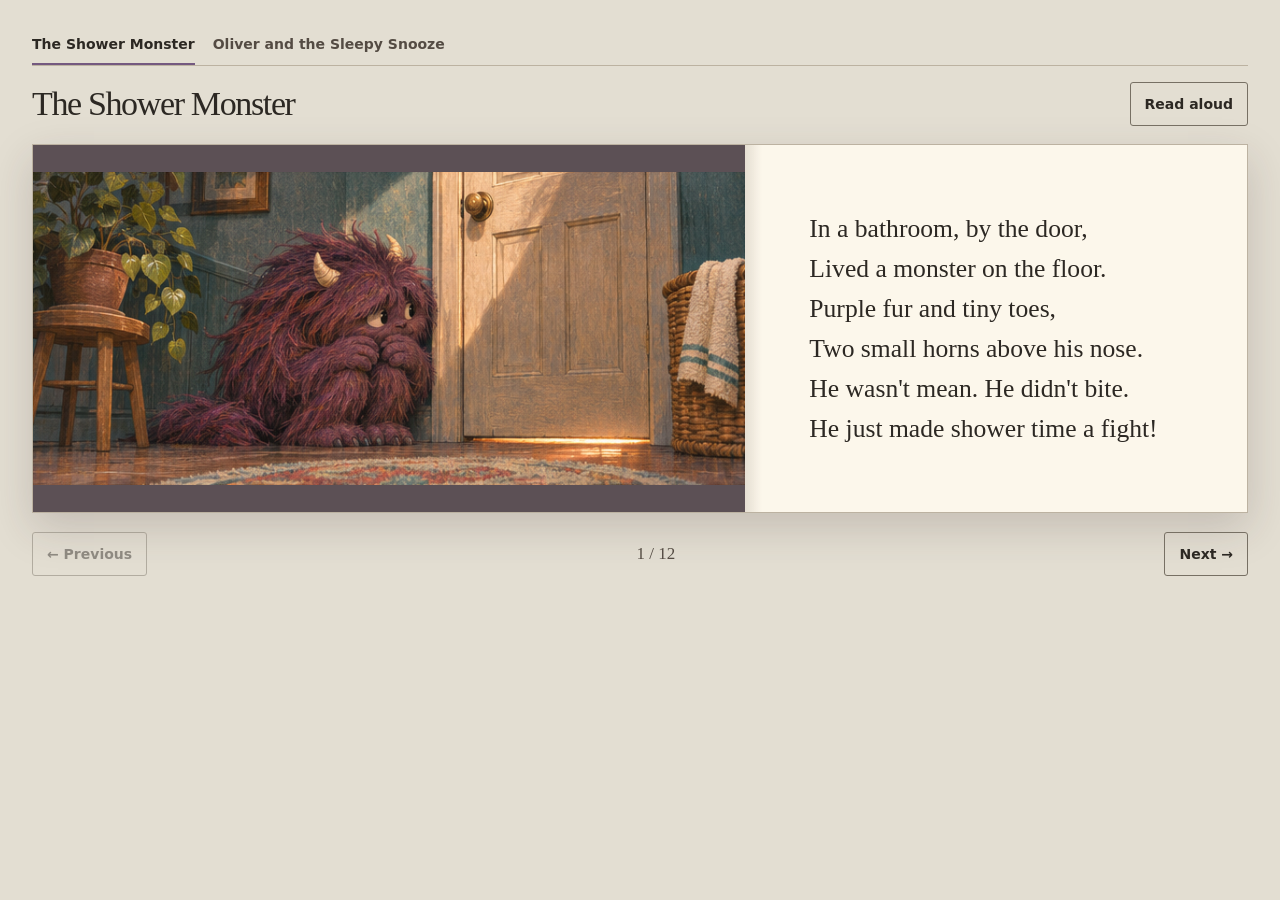
<file: index.html>
<!doctype html>
<html lang="en">
<head>
<meta charset="utf-8">
<meta name="viewport" content="width=device-width, initial-scale=1">
<title>The Shower Monster</title>
<style>
* { box-sizing: border-box }
body { margin: 0; color: #2c2823; background: #e3ded2; font: 16px system-ui, sans-serif }
main { width: min(1250px, calc(100% - 64px)); margin: auto; padding: 25px 0 34px }
header, nav { display: flex; align-items: center; justify-content: space-between; gap: 14px }
header { margin-bottom: 18px }
h1 { margin: 0; font: 400 clamp(24px, 3vw, 34px)/1.05 Georgia, serif; letter-spacing: -.04em }
button { color: inherit; background: transparent; border: 1px solid #777064; border-radius: 3px; font: 600 14px system-ui; padding: 9px 14px; min-height: 44px; cursor: pointer }
button:hover:not(:disabled) { background: #d5cbbb }
button:focus-visible { outline: 3px solid #62436e; outline-offset: 3px }
button:disabled { opacity: .45; cursor: default }
#read { white-space: nowrap }
article { display: grid; grid-template-columns: 1.42fr 1fr; background: #fcf7eb; box-shadow: 0 15px 40px #37272a2e; border: 1px solid #bcb2a1; min-width: 0 }
figure { margin: 0; min-width: 0; background: #5c5055; display: grid; place-items: center; align-self: stretch }
canvas { width: 100%; height: auto; display: block }
.paper { position: relative; min-width: 0; display: flex; flex-direction: column; align-items: flex-start; justify-content: center; padding: clamp(25px, 5vw, 72px); background: linear-gradient(90deg, #5f473a23, transparent 17px), #fcf7eb }
p { margin: 0 }
#verse { white-space: pre-line; font: clamp(18px, 2vw, 28px)/1.56 Georgia, serif; text-wrap: pretty }
#ending { margin-top: 24px; font: 700 11px/1.4 system-ui; letter-spacing: .1em }
#fight { margin-top: 16px }
nav { margin-top: 19px }
#folio { font: 17px Georgia, serif; color: #544b43; font-variant-numeric: lining-nums }
#status { text-align: center; margin-top: 12px; min-height: 1.4em; font-size: 14px }
.turn { animation: turn .24s ease-out }
@keyframes turn { from { opacity: .64 } }
@media (max-width: 760px) {
  main { width: min(575px, calc(100% - 24px)); padding-top: 14px }
  header { margin-bottom: 12px }
  article { grid-template-columns: 1fr }
  .paper { background: #fcf7eb; padding: 24px 20px 28px }
  #verse { font-size: clamp(17px, 4.6vw, 23px) }
  nav { margin-top: 13px }
}
@media (prefers-reduced-motion: reduce) { .turn { animation: none } }
</style>
<link rel="stylesheet" href="story-navigation.css">
</head>
<body>
<main>
<nav class="story-navigation" aria-label="Choose a story">
  <a href="./" aria-current="page">The Shower Monster</a>
  <a href="snooze.html">Oliver and the Sleepy Snooze</a>
</nav>
<header><h1>The Shower Monster</h1><button id="read" type="button" aria-pressed="false">Read aloud</button></header>
<article id="book" aria-label="Storybook spread">
  <figure><canvas id="art" role="img" width="762" height="335"></canvas></figure>
  <section class="paper" aria-label="Story text">
    <p id="verse"></p>
    <p id="ending" hidden>THE END... UNTIL THE NEXT SHOWER!</p>
    <button id="fight" type="button" hidden>Fight the Monster!</button>
  </section>
</article>
<nav aria-label="Turn pages">
  <button id="prev" type="button">← Previous</button>
  <span id="folio"></span>
  <button id="next" type="button">Next →</button>
</nav>
<p id="status" role="status"></p>
</main>
<script>
const verses = ["In a bathroom, by the door,\nLived a monster on the floor.\nPurple fur and tiny toes,\nTwo small horns above his nose.\nHe wasn't mean. He didn't bite.\nHe just made shower time a fight!","\"Not yet!\" the little monster cried.\n\"There's lots of stuff to do outside!\nYou've got a game! You've got a snack!\nThat shower's waiting. Just come back!\"","He'd offer books and comfy chairs,\nAnd twenty-seven teddy bears.\nHe'd whisper, \"Wouldn't it be nice\nTo watch your favorite show... twice?\"","But then one day, a hero said,\n\"I'll take a shower before bed!\"\nThe monster gasped. \"You can't! You mustn't!\nI'm quite convinced you really shouldn't!\"","He spread his paws across the floor.\nHe planted himself before the door.\n\"You're much too busy! Stay with me!\nThere's nowhere else you need to be!\"","The hero took a little stride.\nThe monster shuffled to one side.\nAnother step. A mighty leap!\nThe monster gave a frightened squeak.","The water splashed. The bubbles flew.\nThe monster cried, \"Oh, what to do?!\"\nFor once the shower had begun,\nThe monster knew the fight was done.","The water felt so warm and nice.\nThe hero stayed in twice as long!\nThe monster sat outside the door,\nAnd wondered what he'd fought it for.","\"Come out!\" the little monster said.\n\"It's getting late! It's time for bed!\"\nBut now the hero wouldn't go.\n\"Five more minutes!\" came the \"No!\"","The purple monster scratched his head.\n\"Perhaps I'll guard the bathtub instead.\nGetting in is hard, it's true...\nBut getting OUT is tricky too!\"","The towels dried. The bathroom gleamed.\nThe little monster yawned and dreamed.\nHe curled up softly by the door,\nPrepared to battle once more.","And in the morning, right on cue,\nHe had a brand-new job to do.\n\"Not yet!\" he cried. \"It's much too soon!\"\nAnd sang his same old stalling tune."];
const descriptions = [
 'A shaggy purple monster crouches beside the bathroom door.',
 'The monster tempts a child with a game controller and a snack.',
 'The monster stacks books among a heap of teddy bears.',
 'A child in pajamas carries a towel toward the shower. The monster gasps.',
 'The monster plants both paws in front of the door.',
 'The child strides ahead while the monster scrambles aside.',
 'Bubbles fly from the shower and the monster jumps back.',
 'Steam curls out of the shower while the monster sits and thinks.',
 'The monster points to a clock outside the shower.',
 'The monster scratches his head beside the walk-in shower.',
 'The monster sleeps curled up beside the door in moonlight.',
 'The monster rushes to meet the boy in his dinosaur pajamas again in the morning.'
];
const el = id => document.getElementById(id);
const canvas = el('art');
const ctx = canvas.getContext('2d');
const speech = window.speechSynthesis;
const read = el('read');
let page = 0;
let narration = null;
const sheets = ['story-pages-01-06.png', 'story-pages-07-12.png'].map(src => {
 const image = new Image();
 image.addEventListener('load', paint);
 image.addEventListener('error', paint);
 image.src = src;
 return image;
});
function paint() {
 canvas.setAttribute('aria-label', descriptions[page]);
 const image = sheets[Math.floor(page / 6)];
 if (!image?.naturalWidth) {
   ctx.clearRect(0, 0, canvas.width, canvas.height);
   if (image?.complete) {
     ctx.fillStyle = '#fff7ea';
     ctx.font = '23px Georgia';
     ctx.textAlign = 'center';
     ctx.fillText('Illustration unavailable', canvas.width / 2, canvas.height / 2);
   }
   return;
 }
 const cell = page % 6;
 const width = image.naturalWidth / 2;
 const height = image.naturalHeight / 3;
 const inset = 3;
 canvas.width = Math.floor(width) - inset * 2;
 canvas.height = Math.floor(height) - inset * 2;
 ctx.drawImage(image, cell % 2 * width + inset, Math.floor(cell / 2) * height + inset,
   canvas.width, canvas.height, 0, 0, canvas.width, canvas.height);
}
function stopReading() {
 if (narration) {
   narration = null;
   speech.cancel();
 }
 read.textContent = 'Read aloud';
 read.setAttribute('aria-pressed', 'false');
}
function render(announce = false) {
 stopReading();
 const last = page === verses.length - 1;
 el('verse').textContent = verses[page];
 el('ending').hidden = !last;
 el('fight').hidden = !last;
 el('fight').textContent = 'Fight the Monster!';
 el('prev').disabled = page === 0;
 el('next').textContent = last ? 'Start over ↻' : 'Next →';
 el('folio').textContent = (page + 1) + ' / ' + verses.length;
 el('status').textContent = '';
 if (announce) el('status').textContent = 'Page ' + (page + 1) + ' of ' + verses.length;
 paint();
 const book = el('book');
 book.classList.remove('turn');
 requestAnimationFrame(() => book.classList.add('turn'));
}
function turn(step) {
 if (page + step < 0) return;
 page = (page + step) % verses.length;
 render(true);
}
el('prev').onclick = () => turn(-1);
el('next').onclick = () => turn(1);
document.addEventListener('keydown', event => {
 if (event.altKey || event.ctrlKey || event.metaKey || event.shiftKey) return;
 if (event.key !== 'ArrowLeft' && event.key !== 'ArrowRight') return;
 event.preventDefault();
 turn(event.key === 'ArrowLeft' ? -1 : 1);
});
read.disabled = !(speech && window.SpeechSynthesisUtterance);
read.onclick = () => {
 if (narration) { stopReading(); return }
 const ending = page === verses.length - 1 ? ' The end, until the next shower!' : '';
 const current = new SpeechSynthesisUtterance(verses[page] + ending);
 current.lang = 'en-US';
 current.rate = .86;
 narration = current;
 read.textContent = 'Stop reading';
 read.setAttribute('aria-pressed', 'true');
 current.onend = () => { if (narration === current) stopReading() };
 current.onerror = () => {
   if (narration !== current) return;
   stopReading();
   el('status').textContent = 'Read-aloud is unavailable on this device.';
 };
 speech.speak(current);
};
el('fight').onclick = () => {
 if (el('fight').textContent === 'Read again') { turn(1); return }
 el('fight').textContent = 'Read again';
 el('status').textContent = 'The Shower Monster has been defeated! Until tomorrow…';
};
window.addEventListener('pagehide', stopReading);
render();
</script>
</body>
</html>
</file>
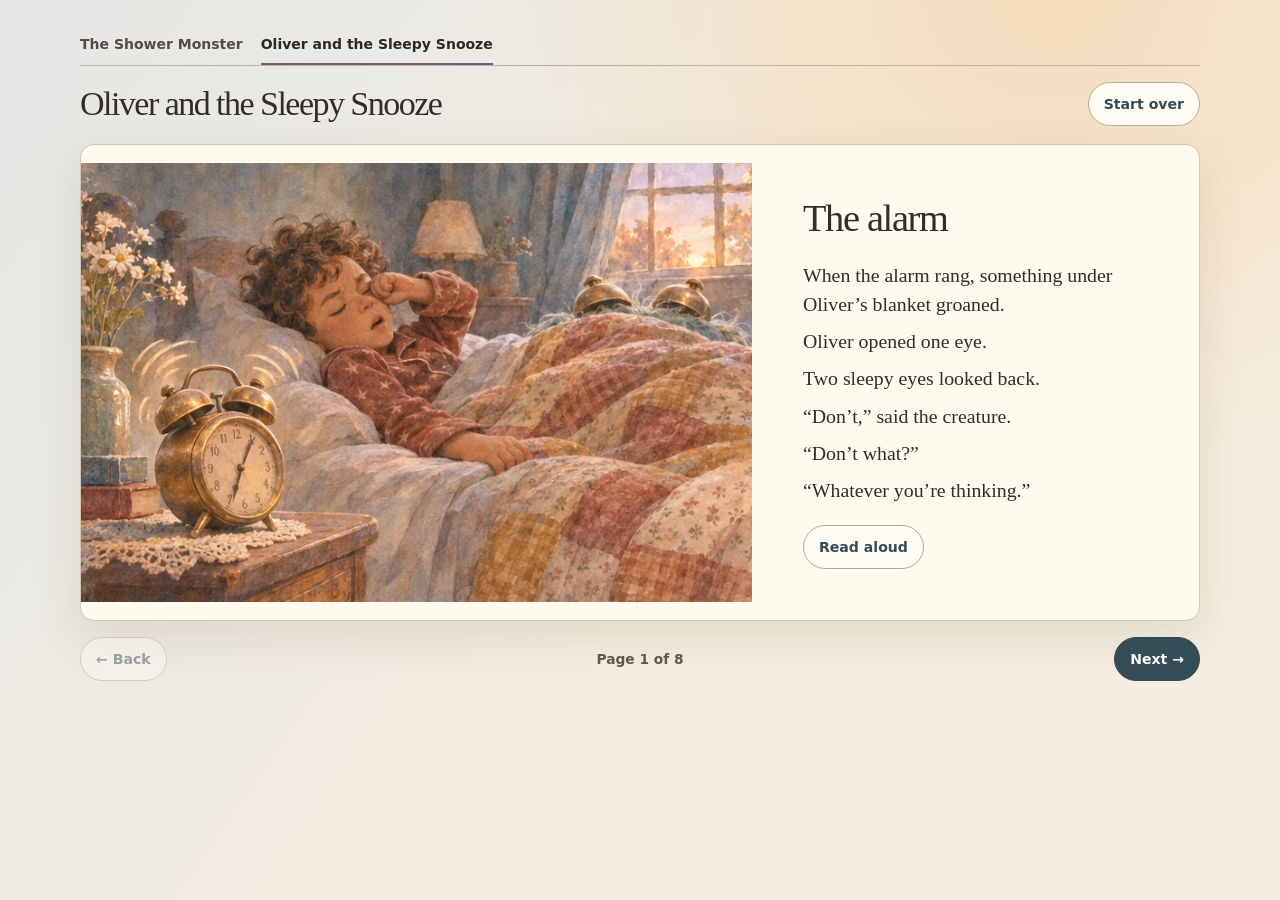
<file: snooze.html>
<!doctype html>
<html lang="en">
<head>
  <meta charset="utf-8">
  <meta name="viewport" content="width=device-width, initial-scale=1">
  <meta name="theme-color" content="#f5ede0">
  <title>Oliver and the Sleepy Snooze</title>
  <style>
    :root {color-scheme:light;--paper:#f5ede0;--page:#fff9ee;--ink:#332c29;--muted:#67554b;--blue:#344c55;--edge:#d8c5af}
    * {box-sizing:border-box}
    body {margin:0;color:var(--ink);font-family:Georgia,serif;background:radial-gradient(ellipse at 82% 0%,#f4dcbc 0,transparent 37%),linear-gradient(125deg,#e4e7e5,var(--paper) 57%);min-height:100vh}
    .wrap {width:min(1120px,calc(100% - 40px));margin:auto}
    header {padding:22px 0;display:flex;align-items:center;justify-content:space-between;gap:12px;border-bottom:1px solid #92827555}
    a {color:var(--blue);text-underline-offset:4px}
    h1 {margin:27px 0 21px;font-size:clamp(2.1rem,5.2vw,4.25rem);line-height:1.04;letter-spacing:-.045em;font-weight:400}
    .book {overflow:hidden;display:grid;grid-template-columns:60fr 40fr;align-items:stretch;background:var(--page);border-radius:14px;border:1px solid var(--edge);box-shadow:0 16px 46px #60472820}
    .art {margin:0;align-self:center;background:#e8d9c6}
    .art img {width:100%;max-height:650px;object-fit:contain;display:block}
    article {padding:clamp(24px,4vw,52px);display:flex;flex-direction:column;justify-content:center;gap:14px;min-width:0}
    h2 {font-size:clamp(1.55rem,3vw,2.45rem);margin:0 0 7px;letter-spacing:-.035em;font-weight:400}
    .narration p {font-size:clamp(1.07rem,1.55vw,1.28rem);line-height:1.45;margin:0 0 .43em}
    .narration p:last-child {margin-bottom:0}
    button {border:1px solid #b9aa97;background:#fffbf3;color:var(--blue);font:650 .88rem system-ui,sans-serif;border-radius:999px;padding:10px 15px;min-height:44px;cursor:pointer}
    button:hover:enabled {background:#f0e8db}
    button:disabled {opacity:.45;cursor:default}
    button:focus-visible,a:focus-visible {outline:3px solid #536b83;outline-offset:3px}
    .next {color:white;background:var(--blue);border-color:var(--blue)}
    .next:hover:enabled {background:#253a43}
    .read {align-self:flex-start;margin-top:6px}
    .turn {display:grid;grid-template-columns:1fr auto 1fr;align-items:center;gap:12px;padding:16px 0 27px}
    .turn button:first-child {justify-self:start}
    .turn button:last-child {justify-self:end}
    output {font:650 .86rem system-ui,sans-serif;color:var(--muted);white-space:nowrap}
    @media(max-width:700px) {
      .wrap {width:calc(100% - 26px)}
      header {padding:14px 0}
      h1 {margin:19px 0 17px}
      .book {grid-template-columns:1fr}
      .art img {max-height:390px}
      article {padding:22px}
      .read {margin-top:2px}
    }
  </style>
  <link rel="stylesheet" href="story-navigation.css">
</head>
<body>
  <div class="wrap">
    <nav class="story-navigation" aria-label="Choose a story">
  <a href="./">The Shower Monster</a>
  <a href="snooze.html" aria-current="page">Oliver and the Sleepy Snooze</a>
</nav>
    <main>
      <header class="snooze-header">
        <h1>Oliver and the Sleepy Snooze</h1>
        <button id="restart" type="button">Start over</button>
      </header>
      <div class="book">
        <figure class="art"><img id="illustration" alt=""></figure>
        <article aria-labelledby="scene" aria-live="polite">
          <h2 id="scene"></h2>
          <div class="narration" id="narration"></div>
          <button class="read" id="read" type="button" hidden>Read aloud</button>
        </article>
      </div>
      <nav class="turn" aria-label="Turn the page">
        <button id="previous" type="button">← Back</button>
        <output id="position" aria-live="polite"></output>
        <button id="next" class="next" type="button">Next →</button>
      </nav>
    </main>
  </div>
  <script>
    const pages = [{"title": "The alarm", "alt": "A brass alarm clock rings beside Oliver’s bed as a lump stirs under his patchwork quilt.", "text": ["When the alarm rang, something under Oliver’s blanket groaned.", "Oliver opened one eye.", "Two sleepy eyes looked back.", "“Don’t,” said the creature.", "“Don’t what?”", "“Whatever you’re thinking.”"], "image": "assets/snooze/alarm.webp"}, {"title": "Under the quilt", "alt": "Oliver lifts his quilt and finds a shaggy blue monster with two little brass bells.", "text": ["Oliver lifted the blanket. A shaggy blue monster lay across his feet. It had two brass bells on its head and both arms wrapped around his quilt.", "“Who are you?”", "“Snooze.”", "“Why are you in my bed?”", "Snooze rubbed his cheek against the pillow.", "“I think that’s fairly obvious.”"], "image": "assets/snooze/under-the-quilt.webp"}, {"title": "Five more minutes", "alt": "Oliver sits on the edge of his bed while Snooze holds tight to the quilt.", "text": ["“Oliver!” Dad called. “Time to get up!”", "Oliver started to sit up.", "Snooze gently pulled the quilt to his chin.", "“Five more minutes.”", "Oliver settled back down.", "Five minutes later, Dad called again.", "Oliver stretched one leg toward the edge.", "Snooze tucked it back in.", "“You’ll need that,” he whispered. “For sleeping.”", "“I have to get dressed.”", "“An excellent idea.” Snooze yawned. “You should rest first.”"], "image": "assets/snooze/five-more-minutes.webp"}, {"title": "Warm and cold", "alt": "Snooze’s blue fur and brass bells peek out from the warm quilt while Oliver’s feet hang near the floor.", "text": ["Oliver looked at the clock.", "He was going to be late.", "He pushed the quilt down.", "Snooze pulled it up.", "Oliver pushed.", "Snooze pulled.", "“Why do you want me to stay here?” Oliver asked.", "Snooze stared at him.", "Then he lifted a corner of the quilt.", "“Feel.”", "Oliver slid his hand underneath.", "Warm.", "He touched the floor.", "Cold.", "“See?” said Snooze."], "image": "assets/snooze/warm-and-cold.webp"}, {"title": "The slippers", "alt": "A shaggy blue paw nudges Oliver’s bunny slippers toward his bare feet.", "text": ["Oliver did see.", "But his clothes were on the chair. His breakfast was downstairs. And today he had promised to help feed the classroom guinea pig.", "“I want to stay cozy,” Oliver said. “But I want to get up, too.”", "Snooze frowned. This sounded complicated.", "Oliver looked at the monster’s enormous furry feet.", "“Can you find my slippers?”", "Snooze reached over the side of the bed without uncovering a single toe. He found one slipper, a toy truck, and finally the other slipper.", "Oliver put them on.", "Then he stood up."], "image": "assets/snooze/slippers.webp"}, {"title": "The whole morning", "alt": "Oliver opens the blue curtains and sunlight falls across the bedroom.", "text": ["Snooze gasped and clutched the quilt.", "“Well,” he said. “There he goes.”", "Oliver pulled on his clothes.", "Snooze watched from the pillow.", "“Still time to come back.”", "Oliver opened the curtains.", "Snooze covered his eyes.", "“Now you’ve let the whole morning in.”"], "image": "assets/snooze/morning-light.webp"}, {"title": "Coming?", "alt": "Snooze follows Oliver down a sunlit hallway with the patchwork quilt around his shoulders.", "text": ["At the door, Oliver turned.", "“Coming?”", "Snooze glanced at the warm bed.", "Then at Oliver.", "“Can I bring the quilt?”"], "image": "assets/snooze/downstairs.webp"}, {"title": "Toast", "alt": "Oliver and Snooze eat breakfast with Dad. Snooze is still wrapped in the quilt.", "text": ["At breakfast, Dad put down two pieces of toast.", "Oliver sat in his usual chair.", "Beside him sat a small mountain of quilt.", "A blue hand emerged.", "It took a piece of toast.", "“Tomorrow,” said Snooze, “five more minutes. Then toast.”"], "image": "assets/snooze/toast.webp"}];
    const elements = Object.fromEntries(
      ['illustration', 'scene', 'narration', 'read', 'previous', 'next', 'position', 'restart']
        .map(id => [id, document.getElementById(id)])
    );
    const speech = window.speechSynthesis;
    let current = 0;
    let activeSpeech;

    function stopReading() {
      if (!activeSpeech) return;
      activeSpeech = undefined;
      speech.cancel();
      elements.read.textContent = 'Read aloud';
    }

    function show(index) {
      if (index < 0 || index >= pages.length) return;
      stopReading();
      current = index;
      const page = pages[current];
      elements.illustration.src = page.image;
      elements.illustration.alt = page.alt;
      elements.illustration.style.objectPosition = page.position || 'center';
      elements.scene.textContent = page.title;
      elements.narration.replaceChildren(...page.text.map(line => {
        const paragraph = document.createElement('p');
        paragraph.textContent = line;
        return paragraph;
      }));
      elements.position.textContent = 'Page ' + (current + 1) + ' of ' + pages.length;
      elements.previous.disabled = current === 0;
      elements.next.disabled = current === pages.length - 1;
      const followingPage = pages[current + 1];
      if (followingPage) new Image().src = followingPage.image;
    }

    if (speech && window.SpeechSynthesisUtterance) {
      elements.read.hidden = false;
      elements.read.addEventListener('click', () => {
        if (activeSpeech) return stopReading();
        const reading = new SpeechSynthesisUtterance(pages[current].text.join(' '));
        reading.lang = 'en-US';
        reading.rate = 0.87;
        reading.onend = reading.onerror = () => {
          if (activeSpeech !== reading) return;
          activeSpeech = undefined;
          elements.read.textContent = 'Read aloud';
        };
        activeSpeech = reading;
        elements.read.textContent = 'Stop reading';
        speech.speak(reading);
      });
    }
    elements.previous.addEventListener('click', () => show(current - 1));
    elements.next.addEventListener('click', () => show(current + 1));
    elements.restart.addEventListener('click', () => show(0));
    document.addEventListener('keydown', event => {
      if (event.altKey || event.ctrlKey || event.metaKey || event.shiftKey || event.defaultPrevented) return;
      if (event.key === 'ArrowLeft') show(current - 1);
      if (event.key === 'ArrowRight') show(current + 1);
    });
    window.addEventListener('pagehide', stopReading);
    show(0);
  </script>
</body>
</html>
</file>
<file: story-navigation.css>
.story-navigation {
  display: flex;
  flex-wrap: wrap;
  align-items: baseline;
  justify-content: flex-start;
  gap: 3px 18px;
  margin: 0 0 16px;
  border-bottom: 1px solid #bcb2a1;
  color: #544b43;
  font: 600 14px/1.35 system-ui, sans-serif;
}
.story-navigation a {
  color: inherit;
  padding: 10px 0 9px;
  border-bottom: 2px solid transparent;
  text-decoration: none;
}
.story-navigation a:hover { text-decoration: underline; text-underline-offset: 3px }
.story-navigation a[aria-current="page"] { color: #2c2823; border-bottom-color: #745980 }
.story-navigation a:focus-visible { outline: 3px solid #62436e; outline-offset: 3px }
.snooze-header { border: 0; padding: 0 0 18px }
.snooze-header h1 { margin: 0; font-size: clamp(24px, 3vw, 34px) }
.snooze-header button { flex-shrink: 0 }
.wrap:has(.story-navigation) { padding-top: 25px }
@media (max-width: 760px) {
  .wrap:has(.story-navigation) { padding-top: 14px }
  .story-navigation { margin-bottom: 12px }
}
</file>
